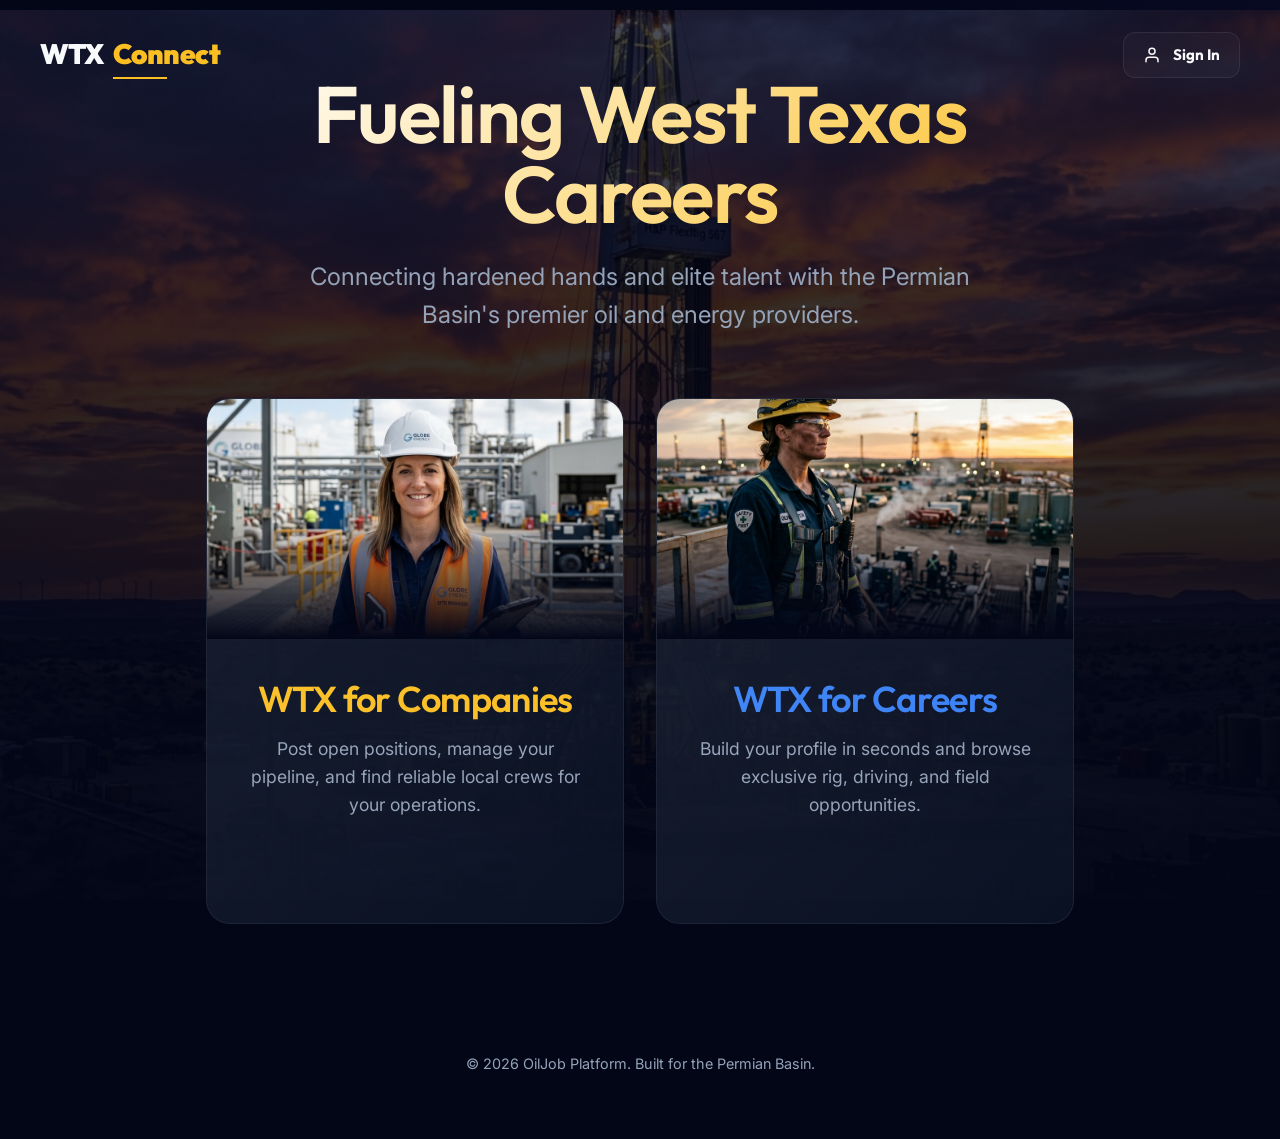
<file: index.html>
<!DOCTYPE html>
<html lang="en">
<head>
  <meta charset="UTF-8">
  <meta name="viewport" content="width=device-width, initial-scale=1.0">
  <title>OilJob | Permian Basin Energy Careers</title>
  <meta name="description" content="The premier platform connecting top talent with elite oil and energy opportunities in Odessa and the Permian Basin.">
  <link rel="stylesheet" href="css/style.css">
  <style>
    /* Specific Home Styles */
    .hero-wrapper {
      background-image: url('images/hero.png');
    }
    
    .hero-content h1 {
      font-size: 5rem;
      margin-bottom: 1.5rem;
      background: linear-gradient(135deg, #fff 0%, var(--primary) 100%);
      -webkit-background-clip: text;
      -webkit-text-fill-color: transparent;
      line-height: 1;
    }
    
    .hero-content p {
      font-size: 1.5rem;
      color: var(--text-muted);
      margin-bottom: 4rem;
      max-width: 700px;
      margin-left: auto;
      margin-right: auto;
    }
    
    .path-card {
      display: flex;
      flex-direction: column;
      align-items: center;
      text-align: center;
      padding: 0;
      overflow: hidden;
    }
    
    .path-image-container {
      width: 100%;
      height: 240px;
      overflow: hidden;
      position: relative;
    }
    
    .path-image-container img {
      width: 100%;
      height: 100%;
      object-fit: cover;
      transition: var(--transition);
    }
    
    .path-card:hover .path-image-container img {
      transform: scale(1.05);
    }
    
    .path-info {
      padding: 2.5rem;
    }
    
    .path-card h2 {
      font-size: 2.25rem;
      margin-bottom: 1rem;
      color: var(--primary);
    }
    
    .path-card:nth-child(2) h2 {
      color: var(--secondary);
    }
    
    .path-card p {
      font-size: 1.1rem;
      color: var(--text-muted);
    }

    @media (max-width: 768px) {
      .hero-content h1 { font-size: 3.5rem; }
      .hero-content p { font-size: 1.2rem; }
    }
  </style>
</head>
<body>
  <header class="header container">
    <div class="logo">WTX<span>Connect</span></div>
    <nav>
      <a href="#" class="btn btn-outline" style="padding: 0.6rem 1.2rem; font-size: 0.95rem;">
        <svg width="18" height="18" viewBox="0 0 24 24" fill="none" stroke="currentColor" stroke-width="2" stroke-linecap="round" stroke-linejoin="round"><path d="M20 21v-2a4 4 0 0 0-4-4H8a4 4 0 0 0-4 4v2"></path><circle cx="12" cy="7" r="4"></circle></svg>
        Sign In
      </a>
    </nav>
  </header>

  <main class="hero-wrapper">
    <div class="hero-overlay"></div>
    <div class="hero-content container">
      <h1 class="animate-fade-in">Fueling West Texas Careers</h1>
      <p class="animate-fade-in delay-1">Connecting hardened hands and elite talent with the Permian Basin's premier oil and energy providers.</p>
      
      <div class="grid grid-2 animate-fade-in delay-2">
        <a href="employer-form.html" class="glass-card path-card" id="hiring-path">
          <div class="path-image-container">
            <img src="images/employer.png" alt="Hiring Manager">
            <div style="position: absolute; bottom: 0; left: 0; width: 100%; height: 50%; background: linear-gradient(to top, var(--bg-dark), transparent);"></div>
          </div>
          <div class="path-info">
            <h2>WTX for Companies</h2>
            <p>Post open positions, manage your pipeline, and find reliable local crews for your operations.</p>
          </div>
        </a>
        
        <a href="seeker-chatbot.html" class="glass-card path-card" id="seeking-path">
          <div class="path-image-container">
            <img src="images/worker.png" alt="Oilfield Worker">
            <div style="position: absolute; bottom: 0; left: 0; width: 100%; height: 50%; background: linear-gradient(to top, var(--bg-dark), transparent);"></div>
          </div>
          <div class="path-info">
            <h2>WTX for Careers</h2>
            <p>Build your profile in seconds and browse exclusive rig, driving, and field opportunities.</p>
          </div>
        </a>
      </div>
    </div>
  </main>

  <footer style="padding: 4rem 0; text-align: center; color: var(--text-muted); font-size: 0.9rem; position: relative; z-index: 2;">
    <p>&copy; 2026 OilJob Platform. Built for the Permian Basin.</p>
  </footer>

  <script src="js/main.js"></script>
</body>
</html>
</file>
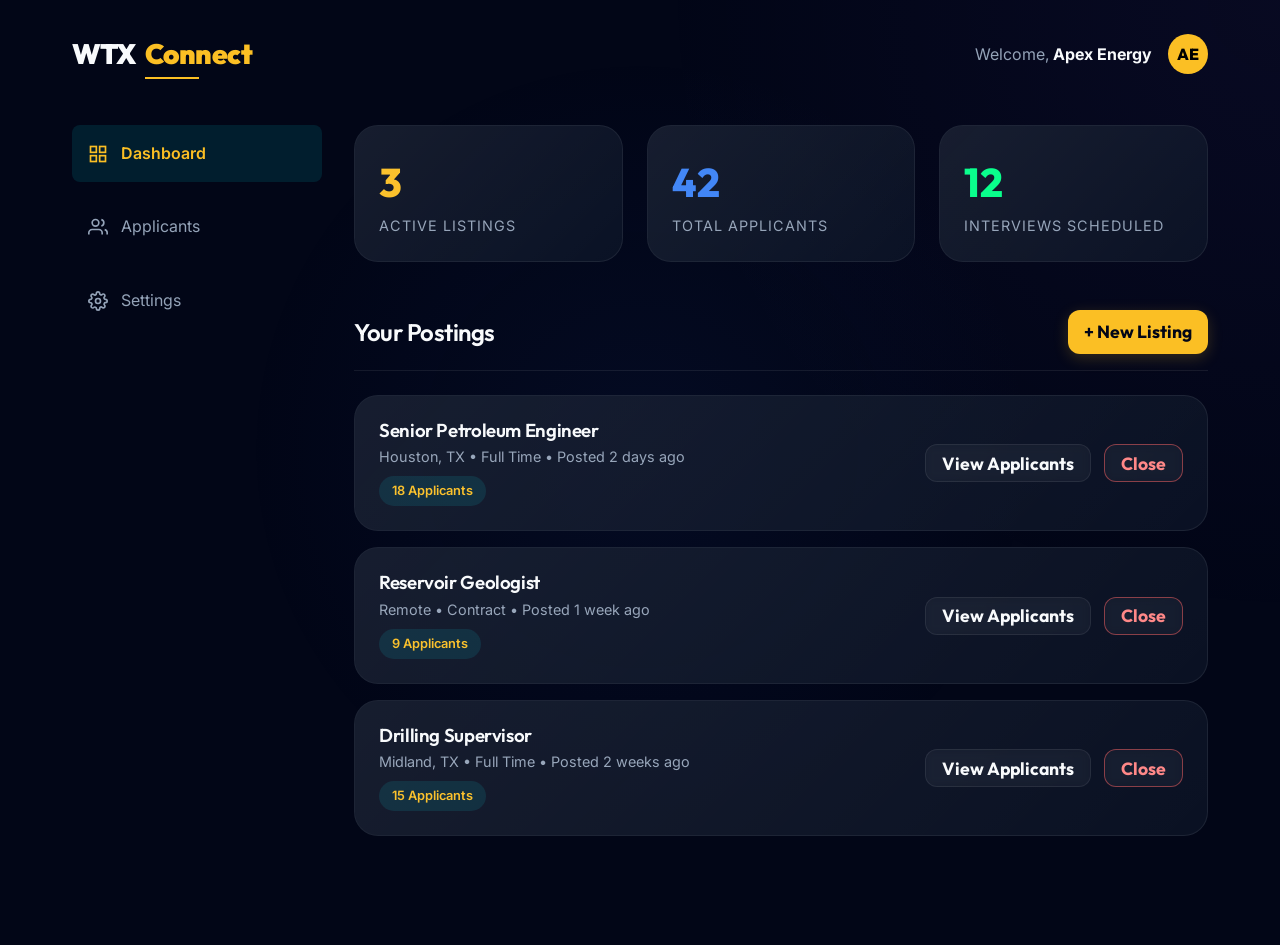
<file: employer-dashboard.html>
<!DOCTYPE html>
<html lang="en">
<head>
  <meta charset="UTF-8">
  <meta name="viewport" content="width=device-width, initial-scale=1.0">
  <title>Dashboard | OilJob</title>
  <link rel="stylesheet" href="css/style.css">
  <style>
    .dashboard-layout {
      display: grid;
      grid-template-columns: 250px 1fr;
      min-height: calc(100vh - 80px);
      gap: 2rem;
      margin-top: 1rem;
    }

    .sidebar {
      display: flex;
      flex-direction: column;
      gap: 1rem;
    }

    .sidebar-link {
      padding: 1rem;
      border-radius: 8px;
      color: var(--text-muted);
      transition: var(--transition);
      display: flex;
      align-items: center;
      gap: 0.8rem;
    }

    .sidebar-link.active {
      background: rgba(0, 240, 255, 0.1);
      color: var(--primary);
      font-weight: 600;
    }

    .sidebar-link:hover:not(.active) {
      background: rgba(255, 255, 255, 0.05);
      color: var(--text-main);
    }

    .stats-grid {
      display: grid;
      grid-template-columns: repeat(3, 1fr);
      gap: 1.5rem;
      margin-bottom: 3rem;
    }

    .stat-card {
      padding: 1.5rem;
      display: flex;
      flex-direction: column;
    }

    .stat-value {
      font-size: 2.5rem;
      font-family: var(--font-display);
      font-weight: 800;
      color: var(--primary);
    }

    .stat-label {
      color: var(--text-muted);
      font-size: 0.9rem;
      text-transform: uppercase;
      letter-spacing: 1px;
    }

    .listings-header {
      display: flex;
      justify-content: space-between;
      align-items: center;
      margin-bottom: 1.5rem;
      border-bottom: 1px solid var(--border-color);
      padding-bottom: 1rem;
    }

    .listings-header h2 {
      font-size: 1.5rem;
    }

    .listing-card {
      padding: 1.5rem;
      margin-bottom: 1rem;
      display: flex;
      justify-content: space-between;
      align-items: center;
    }

    .listing-info h3 {
      margin-bottom: 0.3rem;
      color: var(--text-main);
    }
    
    .listing-info p {
      color: var(--text-muted);
      font-size: 0.9rem;
    }

    .listing-actions {
      display: flex;
      gap: 0.8rem;
    }

    .badge {
      display: inline-block;
      padding: 0.3rem 0.8rem;
      border-radius: 20px;
      font-size: 0.8rem;
      font-weight: 600;
      background: rgba(0, 240, 255, 0.1);
      color: var(--primary);
    }

    @media (max-width: 900px) {
      .dashboard-layout {
        grid-template-columns: 1fr;
      }
      .sidebar {
        flex-direction: row;
        overflow-x: auto;
        padding-bottom: 1rem;
      }
      .stats-grid {
        grid-template-columns: 1fr;
      }
    }
    
    @media (max-width: 600px) {
      .listing-card {
        flex-direction: column;
        align-items: flex-start;
        gap: 1rem;
      }
    }
  </style>
</head>
<body>
  <div class="container">
    <header class="header">
      <a href="index.html" class="logo">WTX<span>Connect</span></a>
      <div style="display:flex; align-items:center; gap: 1rem;">
        <span style="color:var(--text-muted)">Welcome, <strong style="color:var(--text-main)">Apex Energy</strong></span>
        <div style="width:40px; height:40px; border-radius:50%; background:var(--primary); display:flex; align-items:center; justify-content:center; color:#000; font-weight:800; font-family:var(--font-display)">AE</div>
      </div>
    </header>

    <div class="dashboard-layout animate-fade-in">
      <aside class="sidebar">
        <a href="#" class="sidebar-link active">
          <svg width="20" height="20" viewBox="0 0 24 24" fill="none" stroke="currentColor" stroke-width="2"><rect x="3" y="3" width="7" height="7"></rect><rect x="14" y="3" width="7" height="7"></rect><rect x="14" y="14" width="7" height="7"></rect><rect x="3" y="14" width="7" height="7"></rect></svg>
          Dashboard
        </a>
        <a href="#" class="sidebar-link">
          <svg width="20" height="20" viewBox="0 0 24 24" fill="none" stroke="currentColor" stroke-width="2"><path d="M17 21v-2a4 4 0 0 0-4-4H5a4 4 0 0 0-4 4v2"></path><circle cx="9" cy="7" r="4"></circle><path d="M23 21v-2a4 4 0 0 0-3-3.87"></path><path d="M16 3.13a4 4 0 0 1 0 7.75"></path></svg>
          Applicants
        </a>
        <a href="#" class="sidebar-link">
          <svg width="20" height="20" viewBox="0 0 24 24" fill="none" stroke="currentColor" stroke-width="2"><circle cx="12" cy="12" r="3"></circle><path d="M19.4 15a1.65 1.65 0 0 0 .33 1.82l.06.06a2 2 0 0 1 0 2.83 2 2 0 0 1-2.83 0l-.06-.06a1.65 1.65 0 0 0-1.82-.33 1.65 1.65 0 0 0-1 1.51V21a2 2 0 0 1-2 2 2 2 0 0 1-2-2v-.09A1.65 1.65 0 0 0 9 19.4a1.65 1.65 0 0 0-1.82.33l-.06.06a2 2 0 0 1-2.83 0 2 2 0 0 1 0-2.83l.06-.06a1.65 1.65 0 0 0 .33-1.82 1.65 1.65 0 0 0-1.51-1H3a2 2 0 0 1-2-2 2 2 0 0 1 2-2h.09A1.65 1.65 0 0 0 4.6 9a1.65 1.65 0 0 0-.33-1.82l-.06-.06a2 2 0 0 1 0-2.83 2 2 0 0 1 2.83 0l.06.06a1.65 1.65 0 0 0 1.82.33H9a1.65 1.65 0 0 0 1-1.51V3a2 2 0 0 1 2-2 2 2 0 0 1 2 2v.09a1.65 1.65 0 0 0 1 1.51 1.65 1.65 0 0 0 1.82-.33l.06-.06a2 2 0 0 1 2.83 0 2 2 0 0 1 0 2.83l-.06.06a1.65 1.65 0 0 0-.33 1.82V9a1.65 1.65 0 0 0 1.51 1H21a2 2 0 0 1 2 2 2 2 0 0 1-2 2h-.09a1.65 1.65 0 0 0-1.51 1z"></path></svg>
          Settings
        </a>
      </aside>

      <main class="dashboard-content">
        <div class="stats-grid">
          <div class="glass-card stat-card">
            <span class="stat-value">3</span>
            <span class="stat-label">Active Listings</span>
          </div>
          <div class="glass-card stat-card">
            <span class="stat-value" style="color: var(--secondary)">42</span>
            <span class="stat-label">Total Applicants</span>
          </div>
          <div class="glass-card stat-card">
            <span class="stat-value" style="color: #00ff88">12</span>
            <span class="stat-label">Interviews Scheduled</span>
          </div>
        </div>

        <div class="listings-section delay-1">
          <div class="listings-header">
            <h2>Your Postings</h2>
            <a href="employer-form.html" class="btn btn-primary" style="padding: 0.5rem 1rem;">+ New Listing</a>
          </div>

          <div class="glass-card listing-card">
            <div class="listing-info">
              <h3>Senior Petroleum Engineer</h3>
              <p>Houston, TX • Full Time • Posted 2 days ago</p>
              <div style="margin-top: 0.5rem;"><span class="badge">18 Applicants</span></div>
            </div>
            <div class="listing-actions">
              <button class="btn btn-outline" style="padding: 0.4rem 1rem;">View Applicants</button>
              <button class="btn btn-outline" style="padding: 0.4rem 1rem; border-color: rgba(255,100,100,0.5); color: #ff8888;">Close</button>
            </div>
          </div>

          <div class="glass-card listing-card">
            <div class="listing-info">
              <h3>Reservoir Geologist</h3>
              <p>Remote • Contract • Posted 1 week ago</p>
              <div style="margin-top: 0.5rem;"><span class="badge">9 Applicants</span></div>
            </div>
            <div class="listing-actions">
              <button class="btn btn-outline" style="padding: 0.4rem 1rem;">View Applicants</button>
              <button class="btn btn-outline" style="padding: 0.4rem 1rem; border-color: rgba(255,100,100,0.5); color: #ff8888;">Close</button>
            </div>
          </div>
          
          <div class="glass-card listing-card">
            <div class="listing-info">
              <h3>Drilling Supervisor</h3>
              <p>Midland, TX • Full Time • Posted 2 weeks ago</p>
              <div style="margin-top: 0.5rem;"><span class="badge">15 Applicants</span></div>
            </div>
            <div class="listing-actions">
              <button class="btn btn-outline" style="padding: 0.4rem 1rem;">View Applicants</button>
              <button class="btn btn-outline" style="padding: 0.4rem 1rem; border-color: rgba(255,100,100,0.5); color: #ff8888;">Close</button>
            </div>
          </div>
        </div>
      </main>
    </div>
  </div>
  <script src="js/main.js"></script>
</body>
</html>
</file>
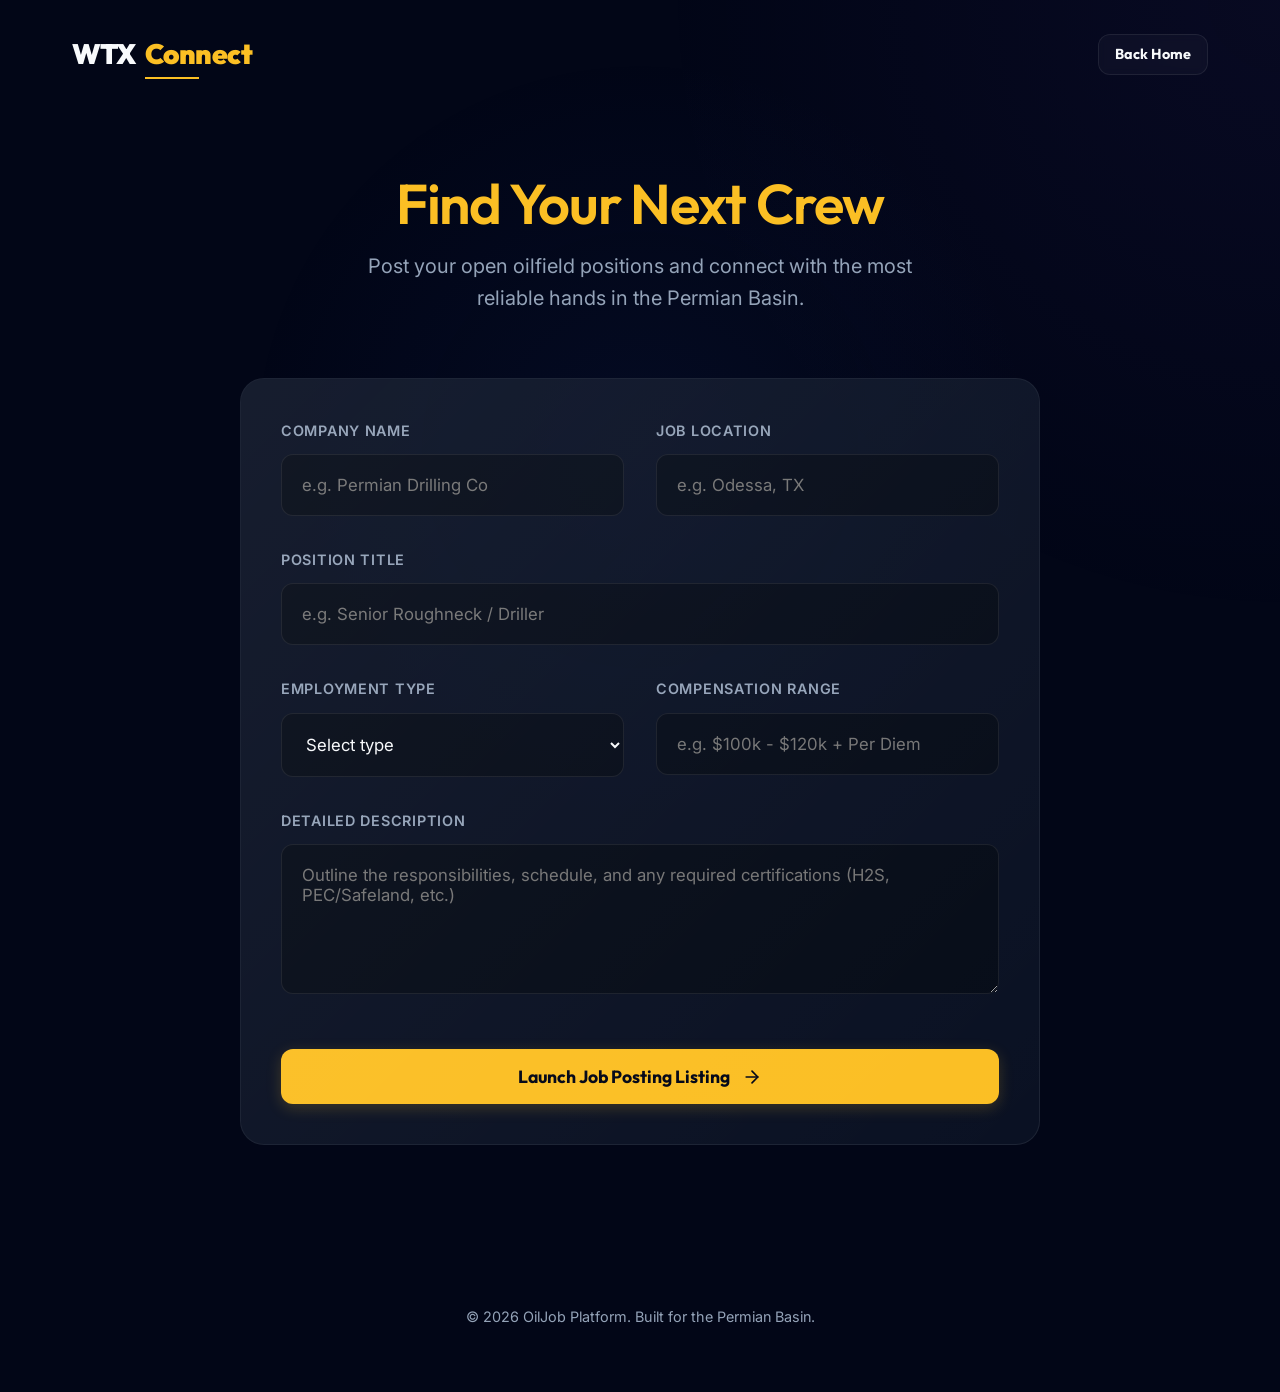
<file: employer-form.html>
<!DOCTYPE html>
<html lang="en">
<head>
  <meta charset="UTF-8">
  <meta name="viewport" content="width=device-width, initial-scale=1.0">
  <title>Post a Job | OilJob</title>
  <link rel="stylesheet" href="css/style.css">
  <style>
    .page-header {
      padding: 4rem 0 2rem;
      text-align: center;
    }
    
    .page-header h1 {
      font-size: 3.5rem;
      margin-bottom: 1rem;
      color: var(--primary);
    }
    
    .page-header p {
      font-size: 1.25rem;
      color: var(--text-muted);
      max-width: 600px;
      margin: 0 auto;
    }

    .form-wrapper {
      max-width: 800px;
      margin: 2rem auto 6rem;
    }
    
    .form-grid {
      display: grid;
      grid-template-columns: 1fr 1fr;
      gap: 2rem;
    }

    textarea.form-control {
      resize: vertical;
      min-height: 150px;
    }

    @media (max-width: 768px) {
      .form-grid {
        grid-template-columns: 1fr;
        gap: 0;
      }
      .page-header h1 { font-size: 2.5rem; }
    }
  </style>
</head>
<body>
  <div class="container">
    <header class="header">
      <a href="index.html" class="logo">WTX<span>Connect</span></a>
      <nav>
        <a href="index.html" class="btn btn-outline" style="padding: 0.5rem 1rem; font-size: 0.9rem;">Back Home</a>
      </nav>
    </header>

    <div class="page-header animate-fade-in">
      <h1>Find Your Next Crew</h1>
      <p>Post your open oilfield positions and connect with the most reliable hands in the Permian Basin.</p>
    </div>

    <main class="form-wrapper animate-fade-in delay-1">
      <div class="glass-card">
        <form id="employer-form" onsubmit="handleFormSubmit(event)">
          
          <div class="form-grid">
            <div class="form-group">
              <label class="form-label" for="company">Company Name</label>
              <input type="text" id="company" class="form-control" required placeholder="e.g. Permian Drilling Co">
            </div>
            <div class="form-group">
              <label class="form-label" for="location">Job Location</label>
              <input type="text" id="location" class="form-control" required placeholder="e.g. Odessa, TX">
            </div>
          </div>

          <div class="form-group">
            <label class="form-label" for="roleTitle">Position Title</label>
            <input type="text" id="roleTitle" class="form-control" required placeholder="e.g. Senior Roughneck / Driller">
          </div>

          <div class="form-grid">
            <div class="form-group">
              <label class="form-label" for="jobType">Employment Type</label>
              <select id="jobType" class="form-control" required>
                <option value="" disabled selected>Select type</option>
                <option value="full-time">Full Time</option>
                <option value="contract">Contractor</option>
                <option value="rotational">Rotational (2/1, 2/2)</option>
              </select>
            </div>
            <div class="form-group">
              <label class="form-label" for="salary">Compensation Range</label>
              <input type="text" id="salary" class="form-control" required placeholder="e.g. $100k - $120k + Per Diem">
            </div>
          </div>

          <div class="form-group">
            <label class="form-label" for="description">Detailed Description</label>
            <textarea id="description" class="form-control" required placeholder="Outline the responsibilities, schedule, and any required certifications (H2S, PEC/Safeland, etc.)"></textarea>
          </div>

          <button type="submit" class="btn btn-primary" style="width: 100%; margin-top: 1rem;">
            Launch Job Posting Listing
            <svg width="20" height="20" viewBox="0 0 24 24" fill="none" stroke="currentColor" stroke-width="2" stroke-linecap="round" stroke-linejoin="round"><line x1="5" y1="12" x2="19" y2="12"></line><polyline points="12 5 19 12 12 19"></polyline></svg>
          </button>
        </form>
      </div>
    </main>
  </div>

  <footer style="padding: 4rem 0; text-align: center; color: var(--text-muted); font-size: 0.9rem;">
    <p>&copy; 2026 OilJob Platform. Built for the Permian Basin.</p>
  </footer>

  <script>
    function handleFormSubmit(e) {
      e.preventDefault();
      const btn = e.target.querySelector('button[type="submit"]');
      const originalContent = btn.innerHTML;
      btn.innerHTML = 'Processing...';
      btn.style.opacity = '0.7';
      btn.disabled = true;

      setTimeout(() => {
        window.location.href = 'employer-dashboard.html';
      }, 1000);
    }
  </script>
</body>
</html>
</file>
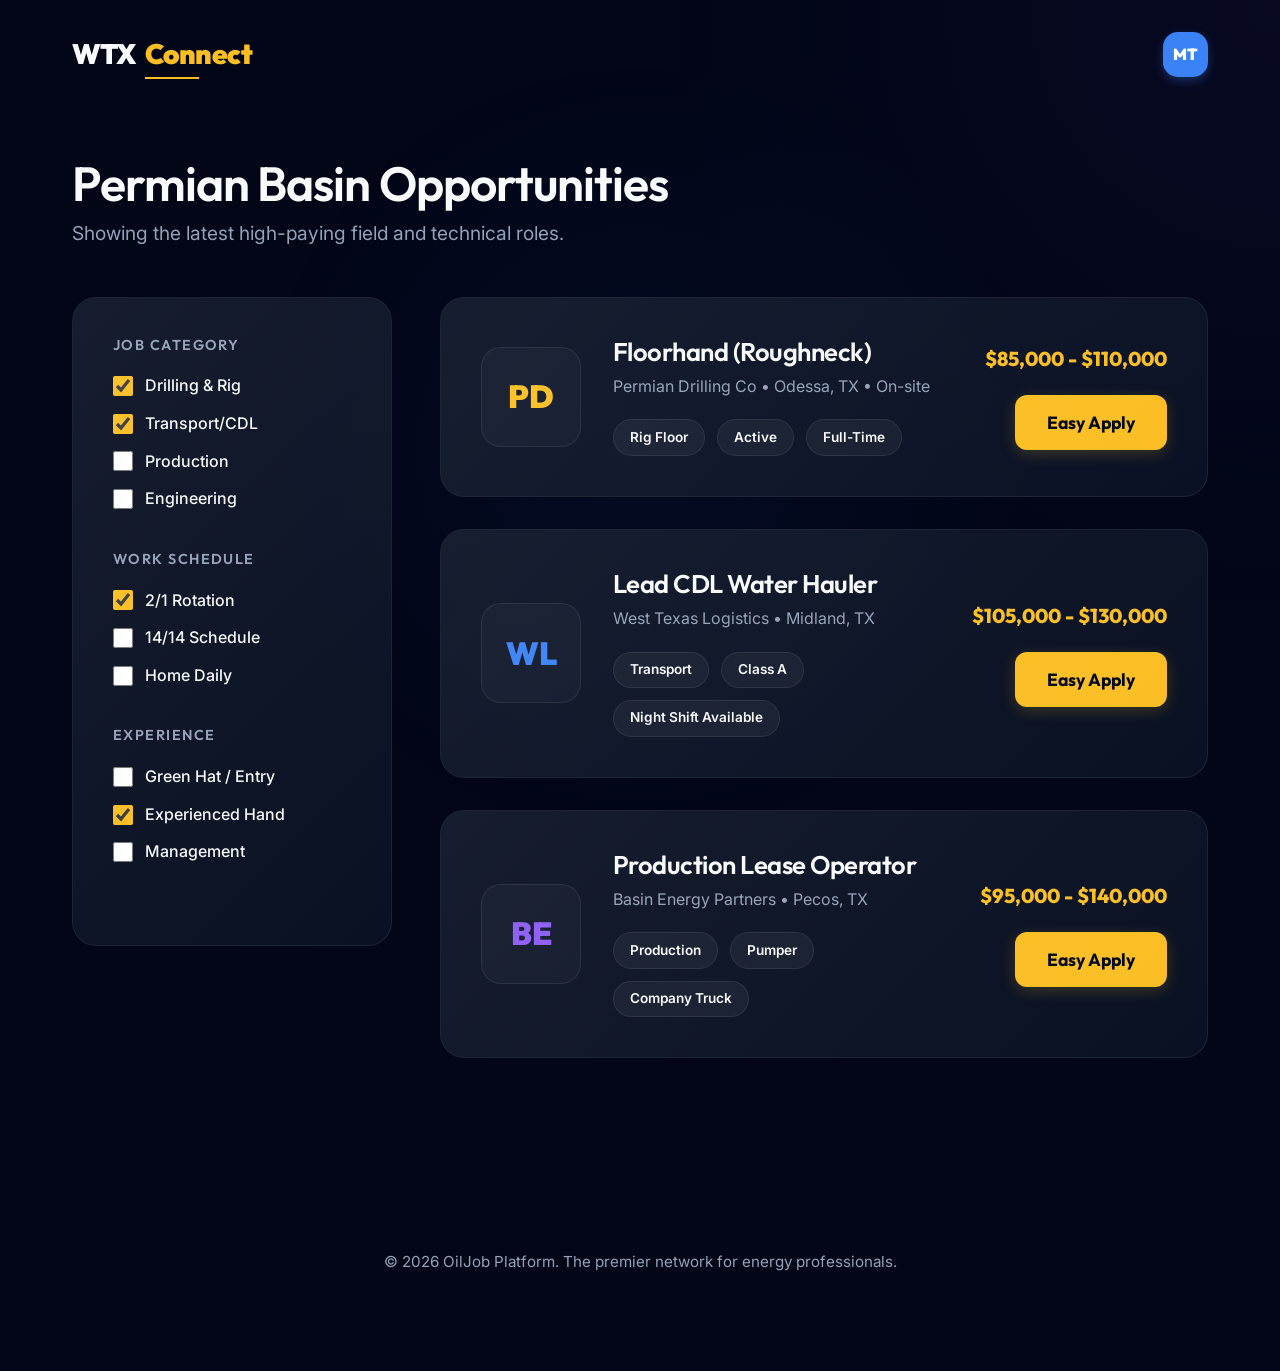
<file: jobs.html>
<!DOCTYPE html>
<html lang="en">
<head>
  <meta charset="UTF-8">
  <meta name="viewport" content="width=device-width, initial-scale=1.0">
  <title>Browse Jobs | OilJob</title>
  <link rel="stylesheet" href="css/style.css">
  <style>
    .page-title-section {
      padding: 3rem 0;
    }
    
    .page-title-section h1 {
      font-size: 3rem;
      margin-bottom: 0.5rem;
    }

    .jobs-layout {
      display: grid;
      grid-template-columns: 320px 1fr;
      gap: 3rem;
      margin-bottom: 6rem;
    }
    
    .filters-panel {
      padding: 2.5rem;
      height: fit-content;
      position: sticky;
      top: 2rem;
    }

    .filter-group {
      margin-bottom: 2.5rem;
    }

    .filter-group h3 {
      font-size: 0.9rem;
      text-transform: uppercase;
      letter-spacing: 0.1em;
      margin-bottom: 1.25rem;
      color: var(--text-muted);
    }

    .filter-label {
      display: flex;
      align-items: center;
      gap: 0.75rem;
      margin-bottom: 0.75rem;
      color: var(--text-main);
      cursor: pointer;
      font-weight: 500;
    }

    .filter-label input[type="checkbox"] {
      width: 20px;
      height: 20px;
      accent-color: var(--primary);
      background: rgba(0,0,0,0.3);
      border: 1px solid var(--border-color);
      border-radius: 6px;
    }

    .jobs-list {
      display: flex;
      flex-direction: column;
      gap: 2rem;
    }

    .job-card {
      display: grid;
      grid-template-columns: 100px 1fr auto;
      gap: 2rem;
      align-items: center;
      padding: 2.5rem;
    }

    .company-logo {
      width: 100px;
      height: 100px;
      background: rgba(255, 255, 255, 0.03);
      border-radius: 20px;
      display: flex;
      align-items: center;
      justify-content: center;
      font-family: var(--font-display);
      font-weight: 900;
      font-size: 2rem;
      color: var(--primary);
      border: 1px solid var(--border-color);
    }

    .job-details h2 {
      font-size: 1.6rem;
      margin-bottom: 0.5rem;
      color: var(--text-main);
    }

    .job-meta {
      color: var(--text-muted);
      font-size: 1rem;
      margin-bottom: 1.25rem;
      display: flex;
      align-items: center;
      gap: 1rem;
    }

    .job-tags {
      display: flex;
      gap: 0.75rem;
      flex-wrap: wrap;
    }

    .tag {
      font-size: 0.85rem;
      padding: 0.4rem 1rem;
      background: rgba(255, 255, 255, 0.05);
      border: 1px solid var(--border-color);
      border-radius: 100px;
      color: var(--text-main);
      font-weight: 600;
    }

    .job-action {
      display: flex;
      flex-direction: column;
      align-items: flex-end;
      gap: 1.25rem;
    }
    
    .salary {
      font-size: 1.25rem;
      font-weight: 800;
      color: var(--primary);
      font-family: var(--font-display);
    }

    @media (max-width: 1024px) {
      .jobs-layout { grid-template-columns: 1fr; }
      .filters-panel { position: static; }
      .job-card { grid-template-columns: 1fr; text-align: center; justify-items: center; }
      .job-action { align-items: center; }
    }
  </style>
</head>
<body>
  <div class="container">
    <header class="header">
      <a href="index.html" class="logo">WTX<span>Connect</span></a>
      <div style="display:flex; align-items:center; gap: 1rem;">
        <div style="width:45px; height:45px; border-radius:15px; background:var(--secondary); display:flex; align-items:center; justify-content:center; color:#fff; font-weight:900; font-family:var(--font-display); box-shadow: 0 4px 10px rgba(59, 130, 246, 0.3)">MT</div>
      </div>
    </header>

    <div class="page-title-section animate-fade-in">
      <h1>Permian Basin Opportunities</h1>
      <p style="color: var(--text-muted); font-size: 1.2rem;">Showing the latest high-paying field and technical roles.</p>
    </div>

    <div class="jobs-layout animate-fade-in delay-1">
      <aside class="glass-card filters-panel">
        <div class="filter-group">
          <h3>Job Category</h3>
          <label class="filter-label"><input type="checkbox" checked> Drilling & Rig</label>
          <label class="filter-label"><input type="checkbox" checked> Transport/CDL</label>
          <label class="filter-label"><input type="checkbox"> Production</label>
          <label class="filter-label"><input type="checkbox"> Engineering</label>
        </div>

        <div class="filter-group">
          <h3>Work Schedule</h3>
          <label class="filter-label"><input type="checkbox" checked> 2/1 Rotation</label>
          <label class="filter-label"><input type="checkbox"> 14/14 Schedule</label>
          <label class="filter-label"><input type="checkbox"> Home Daily</label>
        </div>

        <div class="filter-group">
          <h3>Experience</h3>
          <label class="filter-label"><input type="checkbox"> Green Hat / Entry</label>
          <label class="filter-label"><input type="checkbox" checked> Experienced Hand</label>
          <label class="filter-label"><input type="checkbox"> Management</label>
        </div>
      </aside>

      <main class="jobs-list">
        
        <div class="glass-card job-card animate-fade-in delay-2">
          <div class="company-logo">PD</div>
          <div class="job-details">
            <h2>Floorhand (Roughneck)</h2>
            <div class="job-meta">Permian Drilling Co • Odessa, TX • On-site</div>
            <div class="job-tags">
              <span class="tag">Rig Floor</span>
              <span class="tag">Active</span>
              <span class="tag">Full-Time</span>
            </div>
          </div>
          <div class="job-action">
            <span class="salary">$85,000 - $110,000</span>
            <button class="btn btn-primary" onclick="alert('Profile submitted!')">Easy Apply</button>
          </div>
        </div>

        <div class="glass-card job-card animate-fade-in delay-3">
          <div class="company-logo" style="color: var(--secondary)">WL</div>
          <div class="job-details">
            <h2>Lead CDL Water Hauler</h2>
            <div class="job-meta">West Texas Logistics • Midland, TX</div>
            <div class="job-tags">
              <span class="tag">Transport</span>
              <span class="tag">Class A</span>
              <span class="tag">Night Shift Available</span>
            </div>
          </div>
          <div class="job-action">
            <span class="salary">$105,000 - $130,000</span>
            <button class="btn btn-primary" onclick="alert('Profile submitted!')">Easy Apply</button>
          </div>
        </div>

        <div class="glass-card job-card animate-fade-in delay-4">
          <div class="company-logo" style="color: var(--accent)">BE</div>
          <div class="job-details">
            <h2>Production Lease Operator</h2>
            <div class="job-meta">Basin Energy Partners • Pecos, TX</div>
            <div class="job-tags">
              <span class="tag">Production</span>
              <span class="tag">Pumper</span>
              <span class="tag">Company Truck</span>
            </div>
          </div>
          <div class="job-action">
            <span class="salary">$95,000 - $140,000</span>
            <button class="btn btn-primary" onclick="alert('Profile submitted!')">Easy Apply</button>
          </div>
        </div>

      </main>
    </div>
  </div>
  
  <footer style="padding: 6rem 0; text-align: center; color: var(--text-muted); font-size: 0.95rem;">
    <p>&copy; 2026 OilJob Platform. The premier network for energy professionals.</p>
  </footer>

  <script src="js/main.js"></script>
</body>
</html>
</file>
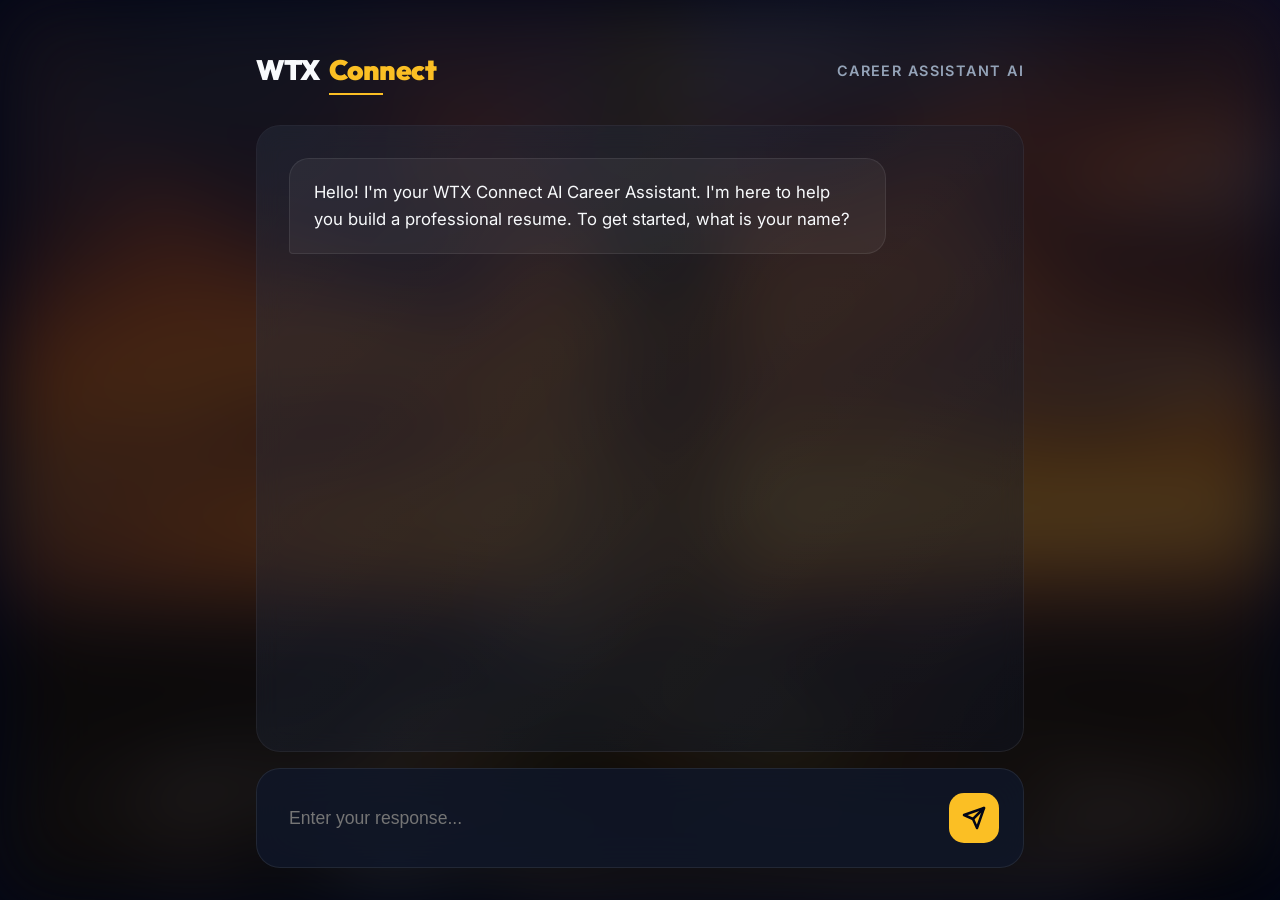
<file: seeker-chatbot.html>
<!DOCTYPE html>
<html lang="en">
<head>
  <meta charset="UTF-8">
  <meta name="viewport" content="width=device-width, initial-scale=1.0">
  <title>Career Assistant | OilJob</title>
  <link rel="stylesheet" href="css/style.css">
  <style>
    /* Full Page Chat Layout */
    body {
      height: 100vh;
      overflow: hidden;
    }

    .chat-bg {
      position: fixed;
      top: 0;
      left: 0;
      width: 100%;
      height: 100%;
      background: url('images/hero.png') center/cover no-repeat;
      filter: blur(40px) brightness(0.3);
      z-index: -1;
    }

    .chat-wrapper {
      max-width: 800px;
      margin: 0 auto;
      height: 100vh;
      display: flex;
      flex-direction: column;
      padding: 1rem;
    }
    
    .chat-header {
      padding: 1rem 0;
      text-align: center;
    }

    .chat-header h2 {
      font-size: 2rem;
      margin-bottom: 0.25rem;
      color: var(--secondary);
    }

    .chat-container {
      flex: 1;
      display: flex;
      flex-direction: column;
      overflow: hidden;
      margin-bottom: 1rem;
    }

    .chat-window {
      flex: 1;
      overflow-y: auto;
      padding: 2rem;
      display: flex;
      flex-direction: column;
      gap: 2rem;
      scrollbar-width: none;
    }
    
    .chat-window::-webkit-scrollbar {
      display: none;
    }

    .message {
      max-width: 85%;
      padding: 1.25rem 1.5rem;
      border-radius: 20px;
      line-height: 1.6;
      font-size: 1.05rem;
      position: relative;
    }

    .message.bot {
      background: rgba(255, 255, 255, 0.05);
      border: 1px solid var(--border-color);
      align-self: flex-start;
      border-bottom-left-radius: 4px;
      color: var(--text-main);
    }

    .message.user {
      background: var(--secondary);
      color: white;
      align-self: flex-end;
      border-bottom-right-radius: 4px;
      box-shadow: 0 4px 15px rgba(59, 130, 246, 0.3);
    }

    .chat-input-area {
      padding: 1.5rem;
      background: rgba(15, 23, 42, 0.8);
      backdrop-filter: blur(20px);
      border: 1px solid var(--border-color);
      border-radius: 24px;
      display: flex;
      gap: 1rem;
      align-items: center;
      margin-bottom: 1rem;
    }

    .chat-input {
      flex: 1;
      background: transparent;
      border: none;
      color: white;
      font-size: 1.1rem;
      outline: none;
      padding: 0.5rem;
    }

    .send-btn {
      width: 50px;
      height: 50px;
      border-radius: 15px;
      background: var(--primary);
      color: #020617;
      border: none;
      cursor: pointer;
      display: flex;
      align-items: center;
      justify-content: center;
      transition: var(--transition);
    }

    .send-btn:hover {
      transform: scale(1.05);
      box-shadow: var(--shadow-glow);
    }

    /* Resume Preview Overrides */
    .resume-preview {
      background: white;
      color: #1a202c;
      padding: 2.5rem;
      border-radius: 12px;
      box-shadow: 0 25px 50px -12px rgba(0, 0, 0, 0.5);
      font-family: var(--font-sans);
    }

    .resume-actions {
      margin-top: 2rem;
      display: grid;
      grid-template-columns: 1fr 1fr;
      gap: 1rem;
    }
  </style>
</head>
<body>
  <div class="chat-bg"></div>
  
  <div class="chat-wrapper">
    <header class="header">
      <a href="index.html" class="logo">WTX<span>Connect</span></a>
      <div style="color: var(--text-muted); font-size: 0.9rem; font-weight: 600; text-transform: uppercase; letter-spacing: 0.1em;">Career Assistant AI</div>
    </header>

    <div class="chat-container">
      <div class="glass-card chat-window" id="chat-window" style="background: rgba(15, 23, 42, 0.4);">
        <!-- Messages will be injected by chatbot.js -->
      </div>
    </div>
    
    <form class="chat-input-area" id="chat-form">
      <input type="text" id="chat-input" class="chat-input" placeholder="Enter your response..." autocomplete="off">
      <button type="submit" class="send-btn" id="send-btn">
        <svg width="24" height="24" viewBox="0 0 24 24" fill="none" stroke="currentColor" stroke-width="2.5" stroke-linecap="round" stroke-linejoin="round"><line x1="22" y1="2" x2="11" y2="13"></line><polygon points="22 2 15 22 11 13 2 9 22 2"></polygon></svg>
      </button>
    </form>
  </div>

  <script src="js/chatbot.js?v=3"></script>
</body>
</html>
</file>
<file: css/style.css>
@import url('https://fonts.googleapis.com/css2?family=Inter:wght@300;400;500;600&family=Outfit:wght@400;600;800;900&display=swap');

:root {
  /* Colors - Deep Industrial Palette */
  --bg-dark: #020617;
  --bg-card: rgba(15, 23, 42, 0.7);
  --bg-card-hover: rgba(30, 41, 59, 0.8);
  --border-color: rgba(255, 255, 255, 0.08);
  --border-accent: rgba(251, 191, 36, 0.3);
  
  --primary: #fbbf24;
  --primary-hover: #f59e0b;
  --secondary: #3b82f6;
  --accent: #8b5cf6;
  
  --text-main: #f8fafc;
  --text-muted: #94a3b8;
  
  /* Fonts */
  --font-sans: 'Inter', sans-serif;
  --font-display: 'Outfit', sans-serif;
  
  /* Glass & Effects */
  --glass-blur: blur(12px);
  --shadow-glow: 0 0 20px rgba(251, 191, 36, 0.15);
  --transition: all 0.4s cubic-bezier(0.4, 0, 0.2, 1);
}

* {
  margin: 0;
  padding: 0;
  box-sizing: border-box;
}

body {
  font-family: var(--font-sans);
  background-color: var(--bg-dark);
  color: var(--text-main);
  line-height: 1.6;
  min-height: 100vh;
  overflow-x: hidden;
  position: relative;
}

/* Background Texture */
body::before {
  content: "";
  position: fixed;
  top: 0;
  left: 0;
  width: 100%;
  height: 100%;
  background-image: 
    radial-gradient(circle at 50% 50%, rgba(30, 58, 138, 0.1) 0%, transparent 50%),
    radial-gradient(circle at 100% 0%, rgba(139, 92, 246, 0.05) 0%, transparent 40%);
  z-index: -1;
  pointer-events: none;
}

h1, h2, h3, h4, h5, h6 {
  font-family: var(--font-display);
  font-weight: 600;
  line-height: 1.1;
  letter-spacing: -0.02em;
}

a {
  color: var(--primary);
  text-decoration: none;
  transition: var(--transition);
}

/* Base Layout */
.container {
  max-width: 1200px;
  margin: 0 auto;
  padding: 0 2rem;
}

.header {
  padding: 2rem 0;
  display: flex;
  justify-content: space-between;
  align-items: center;
  position: relative;
  z-index: 10;
}

.logo {
  font-family: var(--font-display);
  font-size: 1.75rem;
  font-weight: 900;
  color: var(--text-main);
  letter-spacing: -0.5px;
  display: flex;
  align-items: center;
  gap: 0.5rem;
}

.logo span {
  color: var(--primary);
  position: relative;
}

.logo span::after {
  content: '';
  position: absolute;
  bottom: -2px;
  left: 0;
  width: 100%;
  height: 2px;
  background: var(--primary);
  transform: scaleX(0.5);
  transform-origin: left;
}

/* Hero Section */
.hero-wrapper {
  position: relative;
  width: 100%;
  min-height: 100vh;
  margin-top: -100px; /* Offset for header */
  display: flex;
  align-items: center;
  justify-content: center;
  background-size: cover;
  background-position: center;
  background-attachment: fixed;
}

.hero-overlay {
  position: absolute;
  top: 0;
  left: 0;
  width: 100%;
  height: 100%;
  background: linear-gradient(
    to bottom,
    rgba(2, 6, 23, 0.7) 0%,
    rgba(2, 6, 23, 0.85) 50%,
    rgba(2, 6, 23, 1) 100%
  );
  z-index: 1;
}

.hero-content {
  position: relative;
  z-index: 2;
  text-align: center;
  max-width: 900px;
  padding: 4rem 1rem;
}

/* Glass Card */
.glass-card {
  background: var(--bg-card);
  backdrop-filter: var(--glass-blur);
  -webkit-backdrop-filter: var(--glass-blur);
  border: 1px solid var(--border-color);
  border-radius: 24px;
  padding: 2.5rem;
  transition: var(--transition);
  position: relative;
  overflow: hidden;
}

.glass-card::before {
  content: "";
  position: absolute;
  top: 0;
  left: 0;
  width: 100%;
  height: 100%;
  background: linear-gradient(135deg, rgba(255,255,255,0.05) 0%, transparent 100%);
  pointer-events: none;
}

.glass-card:hover {
  background: var(--bg-card-hover);
  border-color: var(--border-accent);
  box-shadow: var(--shadow-glow);
  transform: translateY(-8px);
}

/* Buttons */
.btn {
  display: inline-flex;
  align-items: center;
  justify-content: center;
  padding: 1rem 2rem;
  font-family: var(--font-display);
  font-weight: 700;
  border-radius: 12px;
  cursor: pointer;
  transition: var(--transition);
  border: none;
  font-size: 1.1rem;
  gap: 0.75rem;
}

.btn-primary {
  background: var(--primary);
  color: #020617;
  box-shadow: 0 4px 15px rgba(251, 191, 36, 0.2);
}

.btn-primary:hover {
  background: var(--primary-hover);
  transform: translateY(-2px) scale(1.02);
  box-shadow: 0 6px 20px rgba(251, 191, 36, 0.3);
}

.btn-outline {
  background: rgba(255, 255, 255, 0.03);
  color: var(--text-main);
  border: 1px solid var(--border-color);
  backdrop-filter: blur(4px);
}

.btn-outline:hover {
  border-color: var(--primary);
  background: rgba(251, 191, 36, 0.1);
  color: var(--primary);
}

/* Form Styles */
.form-card {
  max-width: 600px;
  margin: 2rem auto;
}

.form-group {
  margin-bottom: 2rem;
}

.form-label {
  display: block;
  margin-bottom: 0.75rem;
  font-weight: 600;
  font-size: 0.9rem;
  text-transform: uppercase;
  letter-spacing: 0.05em;
  color: var(--text-muted);
}

.form-control {
  width: 100%;
  padding: 1.25rem;
  background: rgba(0, 0, 0, 0.3);
  border: 1px solid var(--border-color);
  border-radius: 12px;
  color: var(--text-main);
  font-family: var(--font-sans);
  font-size: 1.05rem;
  transition: var(--transition);
}

.form-control:focus {
  outline: none;
  border-color: var(--primary);
  background: rgba(0, 0, 0, 0.4);
  box-shadow: 0 0 0 4px rgba(251, 191, 36, 0.1);
}

/* Animations */
@keyframes fadeIn {
  from { opacity: 0; transform: translateY(30px); }
  to { opacity: 1; transform: translateY(0); }
}

.animate-fade-in {
  opacity: 0;
  animation: fadeIn 1s cubic-bezier(0.2, 0.8, 0.2, 1) forwards;
}

.delay-1 { animation-delay: 0.2s; }
.delay-2 { animation-delay: 0.4s; }
.delay-3 { animation-delay: 0.6s; }

/* Responsive Grid */
.grid {
  display: grid;
  gap: 2rem;
}

.grid-2 { grid-template-columns: repeat(2, 1fr); }

@media (max-width: 768px) {
  .grid-2 { grid-template-columns: 1fr; }
  .hero-content h1 { font-size: 3rem !important; }
}
</file>
